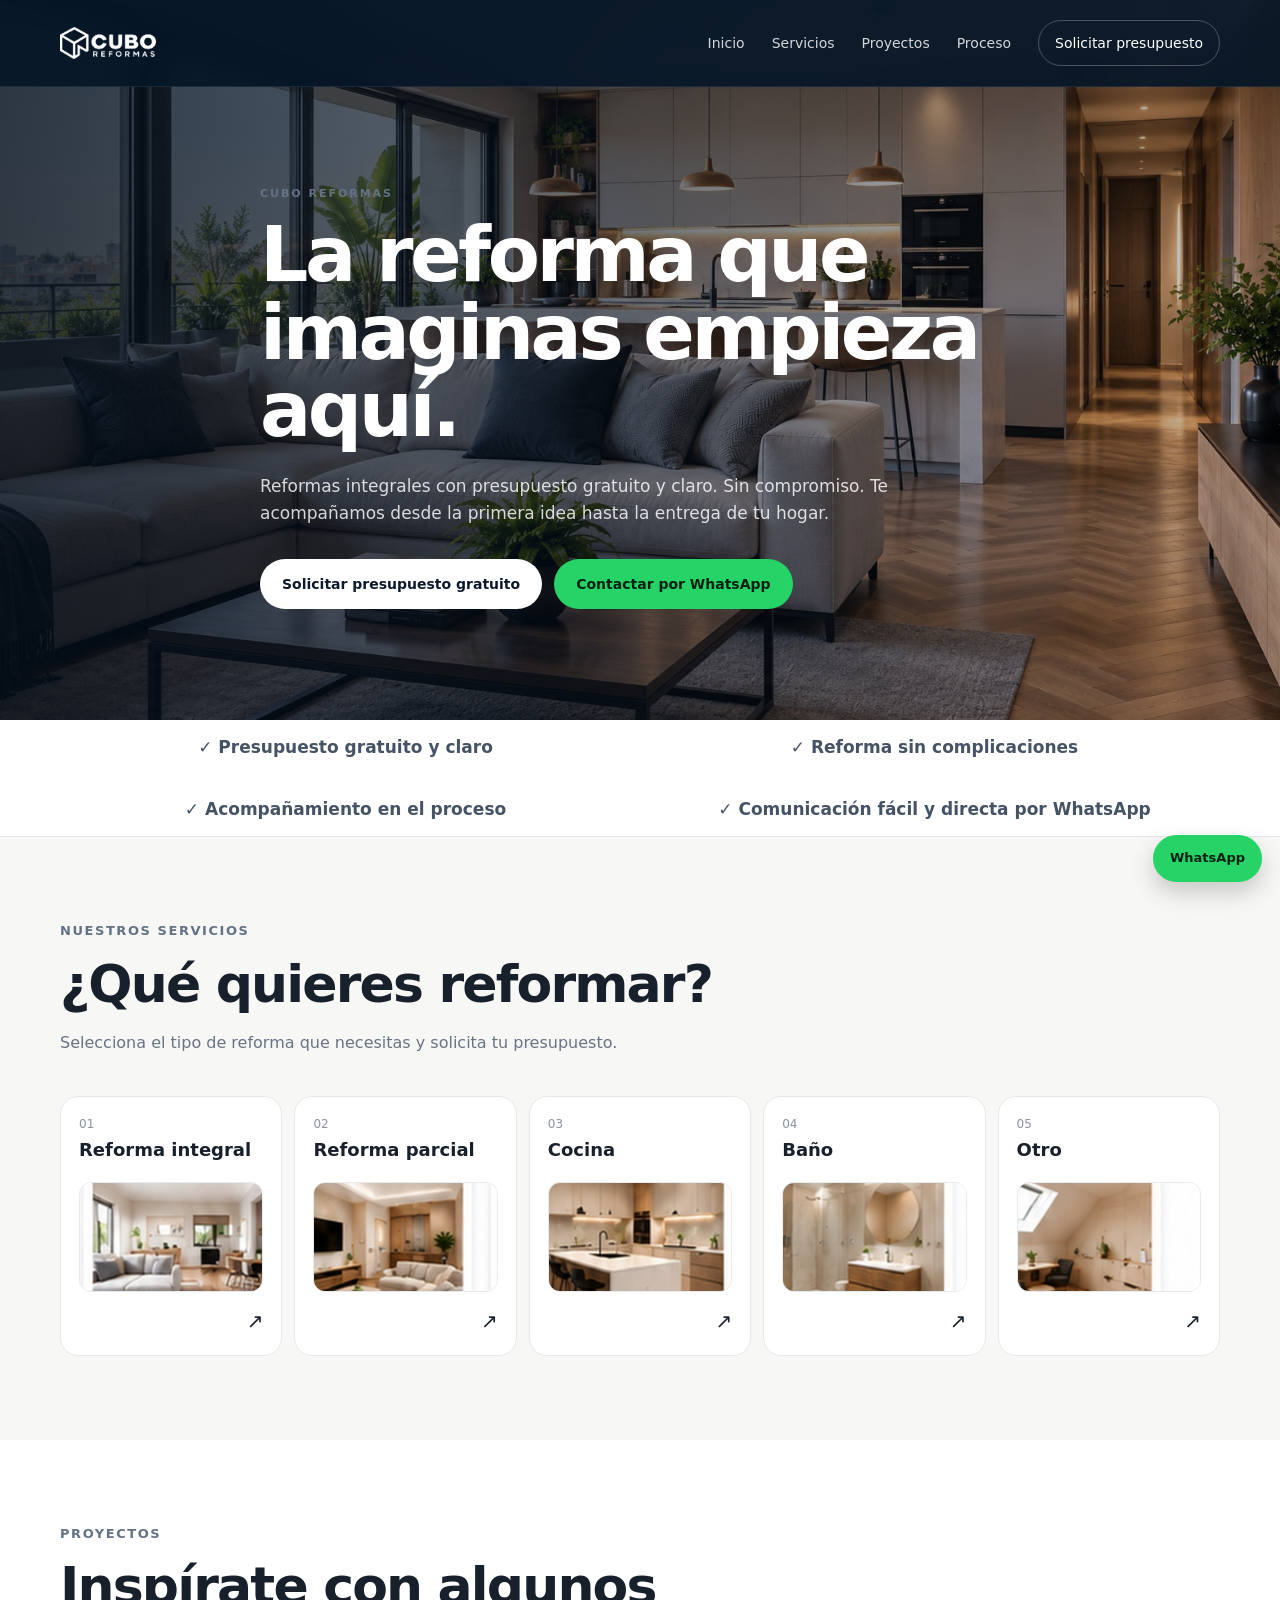
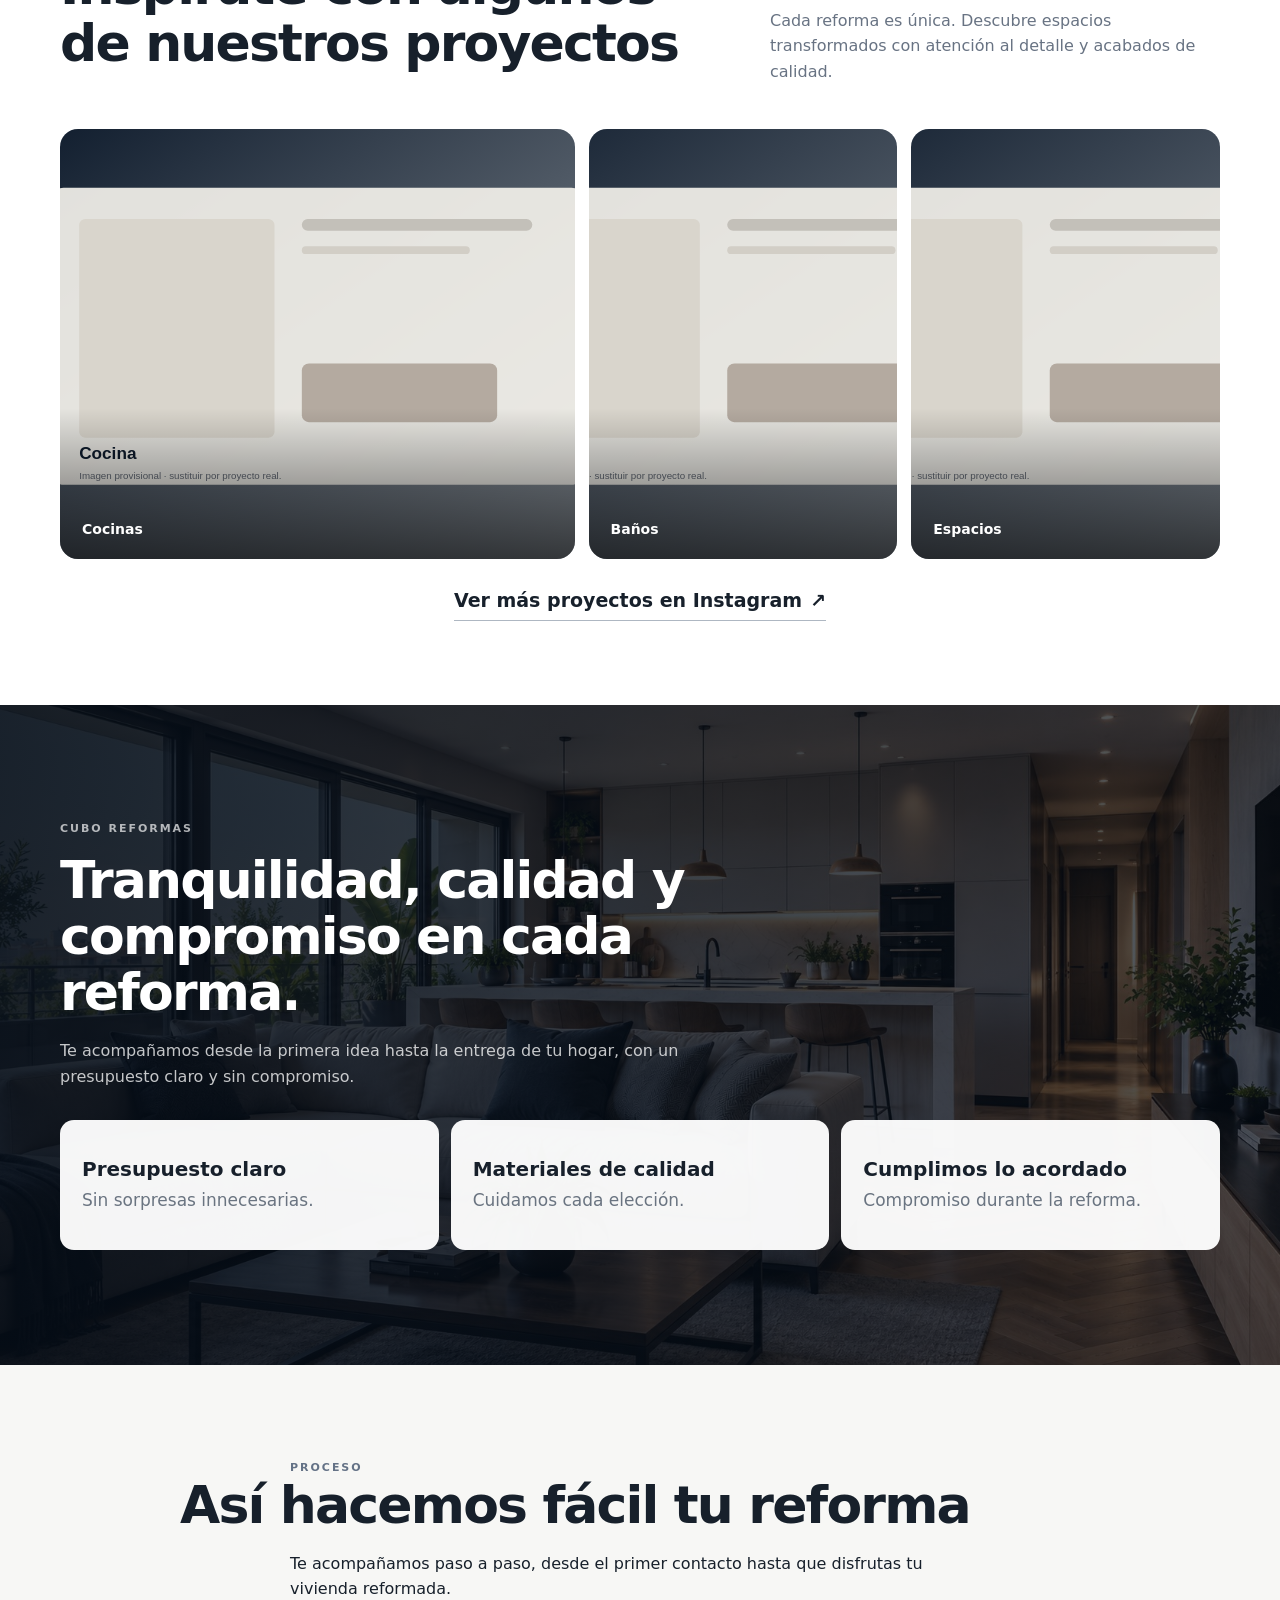
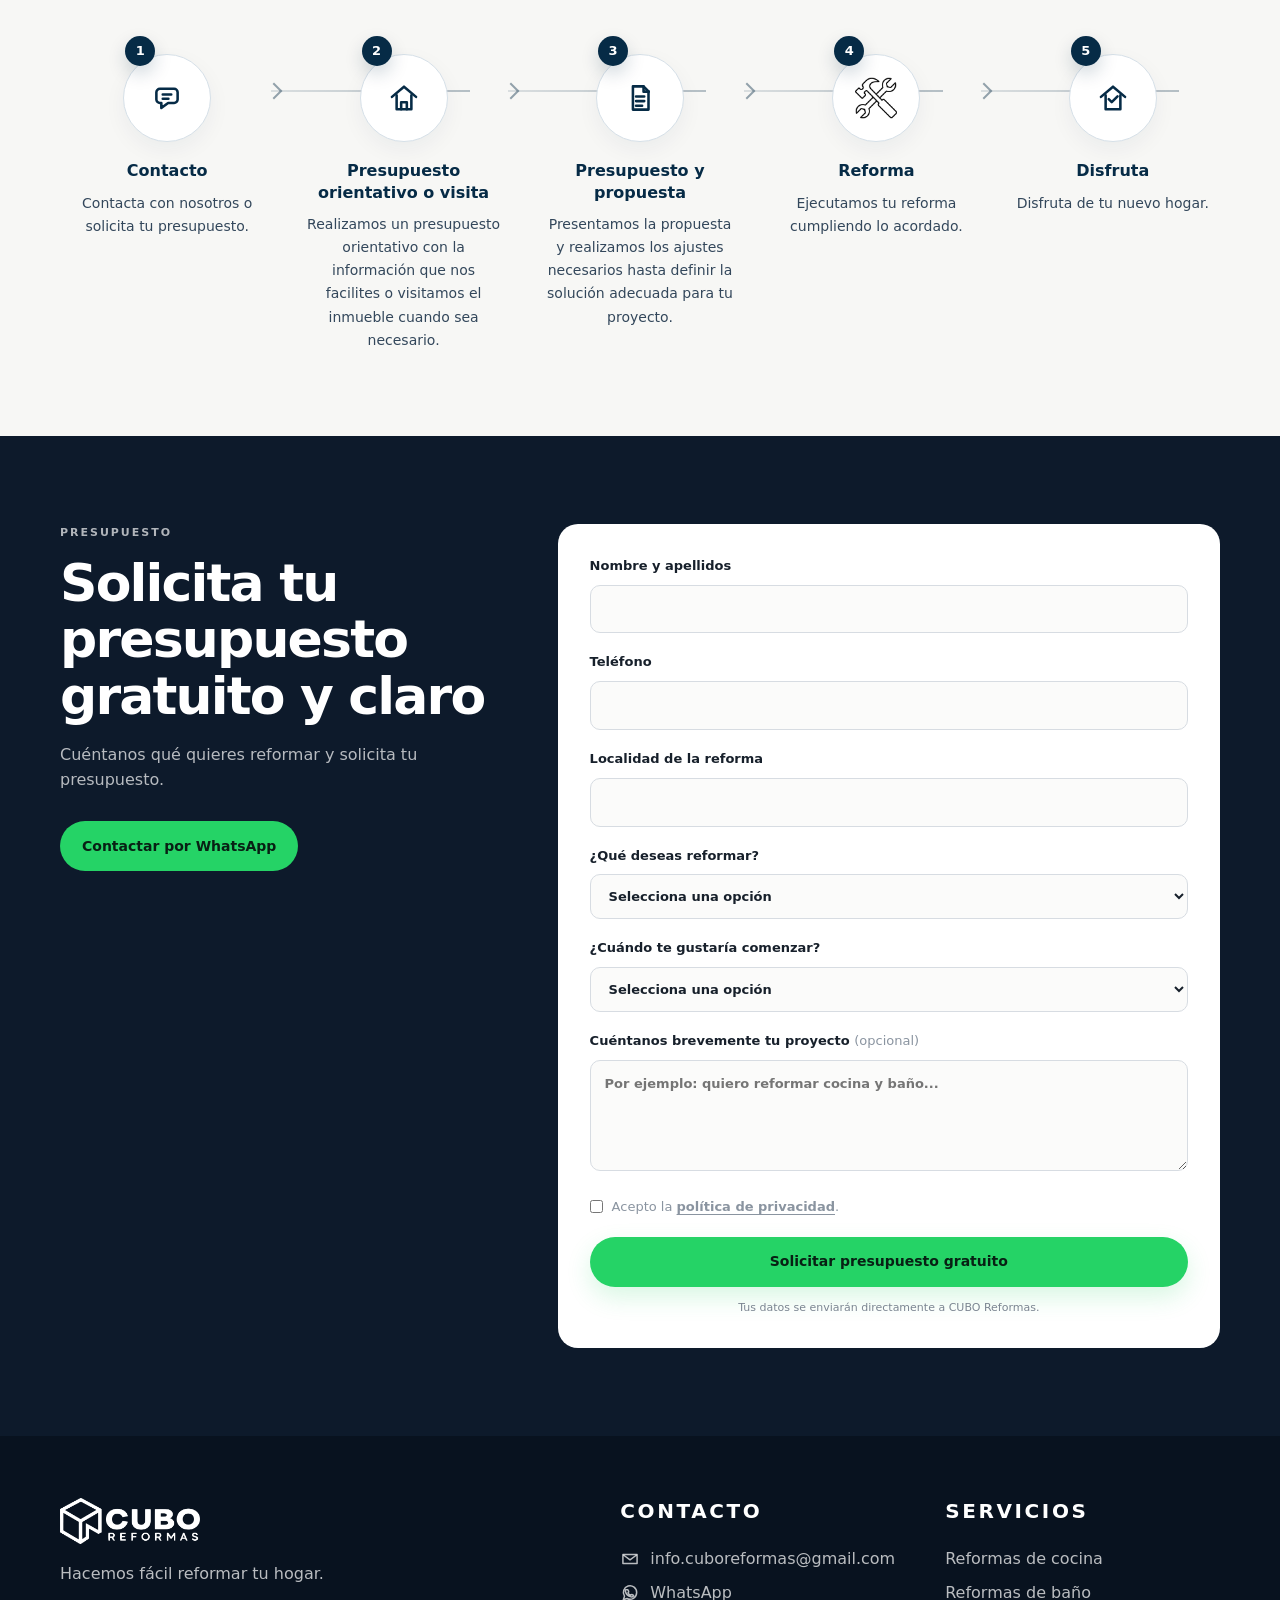
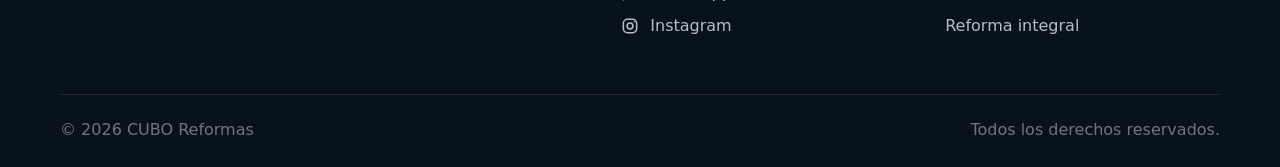
<file: index.html>
<!DOCTYPE html>
<html lang="es">
<head>
  <meta charset="UTF-8">
  <meta name="viewport" content="width=device-width, initial-scale=1.0">
  <meta name="description" content="CUBO Reformas. Reformas integrales y parciales, cocinas y baños. Solicita tu presupuesto gratuito y claro.">
  <meta property="og:title" content="CUBO Reformas | La reforma que imaginas empieza aquí">
  <meta property="og:description" content="Reformas con presupuesto gratuito y claro.">
  <meta property="og:type" content="website">
  <title>CUBO Reformas | La reforma que imaginas empieza aquí</title>
  <link rel="stylesheet" href="style.css">
</head>
<body>
  <header class="site-header">
    <div class="container header-inner">
      <a class="brand" href="#inicio" aria-label="CUBO Reformas, inicio">
        <img src="images/logo-cubo-blanco.svg" alt="CUBO Reformas" class="brand-logo">
      </a>

      <button class="menu-toggle" aria-label="Abrir menú" aria-expanded="false">
        <span></span><span></span><span></span>
      </button>

      <nav class="main-nav" aria-label="Navegación principal">
        <a href="#inicio">Inicio</a>
        <a href="#servicios">Servicios</a>
        <a href="#proyectos">Proyectos</a>
        <a href="#proceso">Proceso</a>
        <a class="nav-cta" href="#presupuesto">Solicitar presupuesto</a>
      </nav>
    </div>
  </header>

  <main>
    <section id="inicio" class="hero">
      <div class="hero-image"></div>
      <div class="hero-overlay"></div>
      <div class="container hero-content">
        <p class="eyebrow">CUBO Reformas</p>
        <h1>La reforma que imaginas empieza aquí.</h1>
        <p class="hero-text">
          Reformas integrales con presupuesto gratuito y claro. Sin compromiso.
          Te acompañamos desde la primera idea hasta la entrega de tu hogar.
        </p>
        <div class="hero-actions">
          <a class="btn btn-primary" href="#presupuesto">Solicitar presupuesto gratuito</a>
          <a class="btn btn-whatsapp js-whatsapp" href="#" aria-label="Contactar por WhatsApp">Contactar por WhatsApp</a>
        </div>
      </div>
    </section>

    <section class="trust-bar" aria-label="Ventajas">
      <div class="container trust-grid">
        <div>✓ Presupuesto gratuito y claro</div>
        <div>✓ Reforma sin complicaciones</div>
        <div>✓ Acompañamiento en el proceso</div>
        <div>✓ Comunicación fácil y directa por WhatsApp</div>
      </div>
    </section>

    <section id="servicios" class="section section-light">
      <div class="container">
        <div class="section-heading">
          <p class="eyebrow">Nuestros servicios</p>
          <h2>¿Qué quieres reformar?</h2>
          <p>Selecciona el tipo de reforma que necesitas y solicita tu presupuesto.</p>
        </div>

        
<div class="service-grid">
          <button class="service-card" id="servicio-integral" data-service="Reforma integral">
            <span class="service-number">01</span>
            <span class="service-title">Reforma integral</span>
            <img src="images/servicio-integral.jpg" alt="Reforma integral de apartamento" class="service-thumb">
            <span class="service-arrow">↗</span>
          </button>
          <button class="service-card" data-service="Reforma parcial">
            <span class="service-number">02</span>
            <span class="service-title">Reforma parcial</span>
            <img src="images/servicio-parcial.jpg" alt="Reforma parcial en apartamento" class="service-thumb">
            <span class="service-arrow">↗</span>
          </button>
          <button class="service-card" id="servicio-cocina" data-service="Cocina">
            <span class="service-number">03</span>
            <span class="service-title">Cocina</span>
            <img src="images/servicio-cocina.jpg" alt="Reforma de cocina" class="service-thumb">
            <span class="service-arrow">↗</span>
          </button>
          <button class="service-card" id="servicio-bano" data-service="Baño">
            <span class="service-number">04</span>
            <span class="service-title">Baño</span>
            <img src="images/servicio-bano.jpg" alt="Reforma de baño" class="service-thumb">
            <span class="service-arrow">↗</span>
          </button>
          <button class="service-card" data-service="Otro">
            <span class="service-number">05</span>
            <span class="service-title">Otro</span>
            <img src="images/servicio-otro.jpg" alt="Otra estancia reformada" class="service-thumb">
            <span class="service-arrow">↗</span>
          </button>
        </div>
      </div>
    </section>


    <section id="galeria-servicios" class="service-gallery section section-light" aria-labelledby="galeria-titulo" hidden>
      <div class="container">
        <div class="service-gallery-head">
          <div>
            <p class="eyebrow">Galería</p>
            <h2 id="galeria-titulo">Proyectos de reforma</h2>
            <p id="galeria-descripcion">Descubre ejemplos del tipo de reforma seleccionado.</p>
          </div>
          <button class="gallery-close" type="button" aria-label="Cerrar galería">×</button>
        </div>

        <div class="service-gallery-grid" id="service-gallery-grid"></div>

        <div class="service-gallery-actions">
          <a class="btn btn-primary gallery-quote-btn" href="#presupuesto">Solicitar presupuesto gratuito</a>
          <a class="text-link" href="#" id="gallery-instagram-link">Ver más proyectos en Instagram <span>↗</span></a>
        </div>
      </div>
    </section>

    <section id="proyectos" class="section section-projects">
      <div class="container">
        <div class="section-heading projects-heading">
          <div>
            <p class="eyebrow">Proyectos</p>
            <h2>Inspírate con algunos de nuestros proyectos</h2>
          </div>
          <p>Cada reforma es única. Descubre espacios transformados con atención al detalle y acabados de calidad.</p>
        </div>

        <div class="project-grid">
          <figure class="project-card project-large">
            <img src="images/cocina.svg" alt="Proyecto de reforma de cocina" loading="lazy">
            <figcaption>Cocinas</figcaption>
          </figure>
          <figure class="project-card">
            <img src="images/bano.svg" alt="Proyecto de reforma de baño" loading="lazy">
            <figcaption>Baños</figcaption>
          </figure>
          <figure class="project-card">
            <img src="images/salon.svg" alt="Proyecto de reforma de salón" loading="lazy">
            <figcaption>Espacios</figcaption>
          </figure>
        </div>

        <div class="center-action">
          <a class="text-link" href="#" id="instagram-link">Ver más proyectos en Instagram <span>↗</span></a>
        </div>
      </div>
    </section>

    <section class="dark-feature">
      <div class="dark-feature-image"></div>
      <div class="dark-feature-overlay"></div>
      <div class="container dark-feature-content">
        <p class="eyebrow eyebrow-light">CUBO Reformas</p>
        <h2>Tranquilidad, calidad y compromiso en cada reforma.</h2>
        <p>
          Te acompañamos desde la primera idea hasta la entrega de tu hogar,
          con un presupuesto claro y sin compromiso.
        </p>

        <div class="feature-cards">
          <div class="feature-card">
            <strong>Presupuesto claro</strong>
            <span>Sin sorpresas innecesarias.</span>
          </div>
          <div class="feature-card">
            <strong>Materiales de calidad</strong>
            <span>Cuidamos cada elección.</span>
          </div>
          <div class="feature-card">
            <strong>Cumplimos lo acordado</strong>
            <span>Compromiso durante la reforma.</span>
          </div>
        </div>
      </div>
    </section>

    

<section class="process section" id="proceso">
  <div class="container">
    <div class="section-head center process-head">
      <p class="eyebrow">Proceso</p>
      <h2>Así hacemos fácil tu reforma</h2>
      <p>Te acompañamos paso a paso, desde el primer contacto hasta que disfrutas tu vivienda reformada.</p>
    </div>

    <div class="process-grid">
      <article class="process-step">
        <span class="step-number">1</span>
        <div class="process-icon" aria-hidden="true">
          <svg viewBox="0 0 24 24" fill="none">
            <path d="M7 5.5h10a2.5 2.5 0 0 1 2.5 2.5v5a2.5 2.5 0 0 1-2.5 2.5h-4.2L8 19v-3.5H7A2.5 2.5 0 0 1 4.5 13V8A2.5 2.5 0 0 1 7 5.5Z"/>
            <path d="M9 9.5h6M9 12.5h4"/>
          </svg>
        </div>
        <h3>Contacto</h3>
        <p>Contacta con nosotros o solicita tu presupuesto.</p>
      </article>

      <article class="process-step">
        <span class="step-number">2</span>
        <div class="process-icon" aria-hidden="true">
          <svg viewBox="0 0 24 24" fill="none">
            <path d="M3.5 11.2 12 4l8.5 7.2" />
            <path d="M6.8 10.1V20h10.4v-9.9" />
            <path d="M10 20v-5h4v5" />
          </svg>
        </div>
        <h3>Presupuesto orientativo o visita</h3>
        <p>Realizamos un presupuesto orientativo con la información que nos facilites o visitamos el inmueble cuando sea necesario.</p>
      </article>

      <article class="process-step">
        <span class="step-number">3</span>
        <div class="process-icon" aria-hidden="true">
          <svg viewBox="0 0 24 24" fill="none">
            <path d="M7 3.8h7.5l3.5 3.5V20.2H7z" />
            <path d="M14.5 3.8v3.7h3.7" />
            <path d="M9.2 11h5.8M9.2 14.2h5.8M9.2 17.4h4.3" />
          </svg>
        </div>
        <h3>Presupuesto y propuesta</h3>
        <p>Presentamos la propuesta y realizamos los ajustes necesarios hasta definir la solución adecuada para tu proyecto.</p>
      </article>

      <article class="process-step">
        <span class="step-number">4</span>
        <div class="process-icon" aria-hidden="true">
          <img src="images/icono-reforma-exacto.png" alt="" class="process-icon-image">
</div>
        <h3>Reforma</h3>
        <p>Ejecutamos tu reforma cumpliendo lo acordado.</p>
      </article>

      <article class="process-step">
        <span class="step-number">5</span>
        <div class="process-icon" aria-hidden="true">
          <svg viewBox="0 0 24 24" fill="none">
            <path d="M3.5 11.2 12 4l8.5 7.2" />
            <path d="M6.8 10.1V20h10.4v-9.9" />
            <path d="m9 12.8 2.1 2.1 4.1-4.1" />
          </svg>
        </div>
        <h3>Disfruta</h3>
        <p>Disfruta de tu nuevo hogar.</p>
      </article>
    </div>
  </div>
</section>



    <section id="presupuesto" class="quote-section">
      <div class="container quote-grid">
        <div class="quote-copy">
          <p class="eyebrow eyebrow-light">Presupuesto</p>
          <h2>Solicita tu presupuesto gratuito y claro</h2>
          <p>
            Cuéntanos qué quieres reformar y solicita tu presupuesto.
          </p>
          <a class="btn btn-whatsapp js-whatsapp" href="#">Contactar por WhatsApp</a>
        </div>

        <form id="quote-form" class="quote-form">
          <input type="text" name="_honey" class="form-honeypot" tabindex="-1" autocomplete="off" aria-hidden="true">
          <input type="hidden" name="_subject" value="Solicitud de presupuesto - CUBO Reformas">
          <input type="hidden" name="_template" value="table">
          <input type="hidden" name="_captcha" value="false">
          <label>
            Nombre y apellidos
            <input type="text" name="nombre" autocomplete="name" required>
          </label>

          <label>
            Teléfono
            <input type="tel" name="telefono" autocomplete="tel" required>
          </label>

          <label>
            Localidad de la reforma
            <input type="text" name="localidad" required>
          </label>

          <label>
            ¿Qué deseas reformar?
            <select name="servicio" id="servicio" required>
              <option value="" selected disabled>Selecciona una opción</option>
              <option>Reforma integral</option>
              <option>Reforma parcial</option>
              <option>Cocina</option>
              <option>Baño</option>
              <option>Otro</option>
            </select>
          </label>

          <label>
            ¿Cuándo te gustaría comenzar?
            <select name="inicio" required>
              <option value="" selected disabled>Selecciona una opción</option>
              <option>Lo antes posible</option>
              <option>En 1-3 meses</option>
              <option>En 3-6 meses</option>
              <option>Más adelante</option>
              <option>Aún no lo sé</option>
            </select>
          </label>

          <label>
            Cuéntanos brevemente tu proyecto <span>(opcional)</span>
            <textarea name="proyecto" rows="4" placeholder="Por ejemplo: quiero reformar cocina y baño..."></textarea>
          </label>

          <label class="checkbox-label">
            <input type="checkbox" required>
            <span>Acepto la <a href="privacidad.html" target="_blank" rel="noopener">política de privacidad</a>.</span>
          </label>

          <button class="btn btn-primary btn-full" type="submit">Solicitar presupuesto gratuito</button>
          <p class="form-note">Tus datos se enviarán directamente a CUBO Reformas.</p>
          <div id="form-status" class="form-status" role="status" aria-live="polite"></div>
        </form>
      </div>
    </section>
  </main>

  <footer class="site-footer">
    <div class="container footer-grid">
      <div>
        <a class="brand brand-footer" href="#inicio" aria-label="CUBO Reformas, inicio">
          <img src="images/logo-cubo-blanco.svg" alt="CUBO Reformas" class="footer-logo">
        </a>
        <p>Hacemos fácil reformar tu hogar.</p>
      </div>

      
<div class="footer-contact">
        <h3>Contacto</h3>

        <a href="mailto:info.cuboreformas@gmail.com" class="footer-contact-link">
          <svg viewBox="0 0 24 24" aria-hidden="true">
            <path d="M3.5 6.5h17v11h-17z"/>
            <path d="m4.5 7.5 7.5 5.5 7.5-5.5"/>
          </svg>
          <span>info.cuboreformas@gmail.com</span>
        </a>

        <a class="js-whatsapp footer-contact-link" href="#">
          <svg viewBox="0 0 24 24" aria-hidden="true">
            <path d="M20 11.5a8 8 0 0 1-11.7 7.1L4 20l1.4-4.2A8 8 0 1 1 20 11.5Z"/>
            <path d="M8.7 8.2c.3-.3.7-.2.9.2l.8 1.7c.2.4.1.7-.2 1l-.6.6c.6 1.3 1.7 2.4 3 3l.6-.7c.3-.3.7-.4 1-.2l1.7.8c.4.2.5.6.2.9-.8 1-1.9 1.4-3 1.1-3.3-.8-5.9-3.4-6.7-6.7-.2-.7 0-1.3.3-1.7Z"/>
          </svg>
          <span>WhatsApp</span>
        </a>

        <a href="#" id="instagram-footer" class="footer-contact-link">
          <svg viewBox="0 0 24 24" aria-hidden="true">
            <rect x="4" y="4" width="16" height="16" rx="5"/>
            <circle cx="12" cy="12" r="3.5"/>
            <circle cx="17.2" cy="6.8" r="0.9" fill="currentColor" stroke="none"/>
          </svg>
          <span>Instagram</span>
        </a>
      </div>

      <div class="footer-services">
        <h3>Servicios</h3>
        <a href="#galeria-servicios" class="footer-service-link" data-service="Cocina">Reformas de cocina</a>
        <a href="#galeria-servicios" class="footer-service-link" data-service="Baño">Reformas de baño</a>
        <a href="#galeria-servicios" class="footer-service-link" data-service="Reforma integral">Reforma integral</a>
      </div>
    </div>

    <div class="container footer-bottom">
      <span>© <span id="year"></span> CUBO Reformas</span>
      <span>Todos los derechos reservados.</span>
    </div>
  </footer>

  <a class="floating-whatsapp js-whatsapp" href="#" aria-label="Contactar por WhatsApp">WhatsApp</a>

  <script src="config.js"></script>
  <script src="script.js"></script>
</body>
</html>
</file>
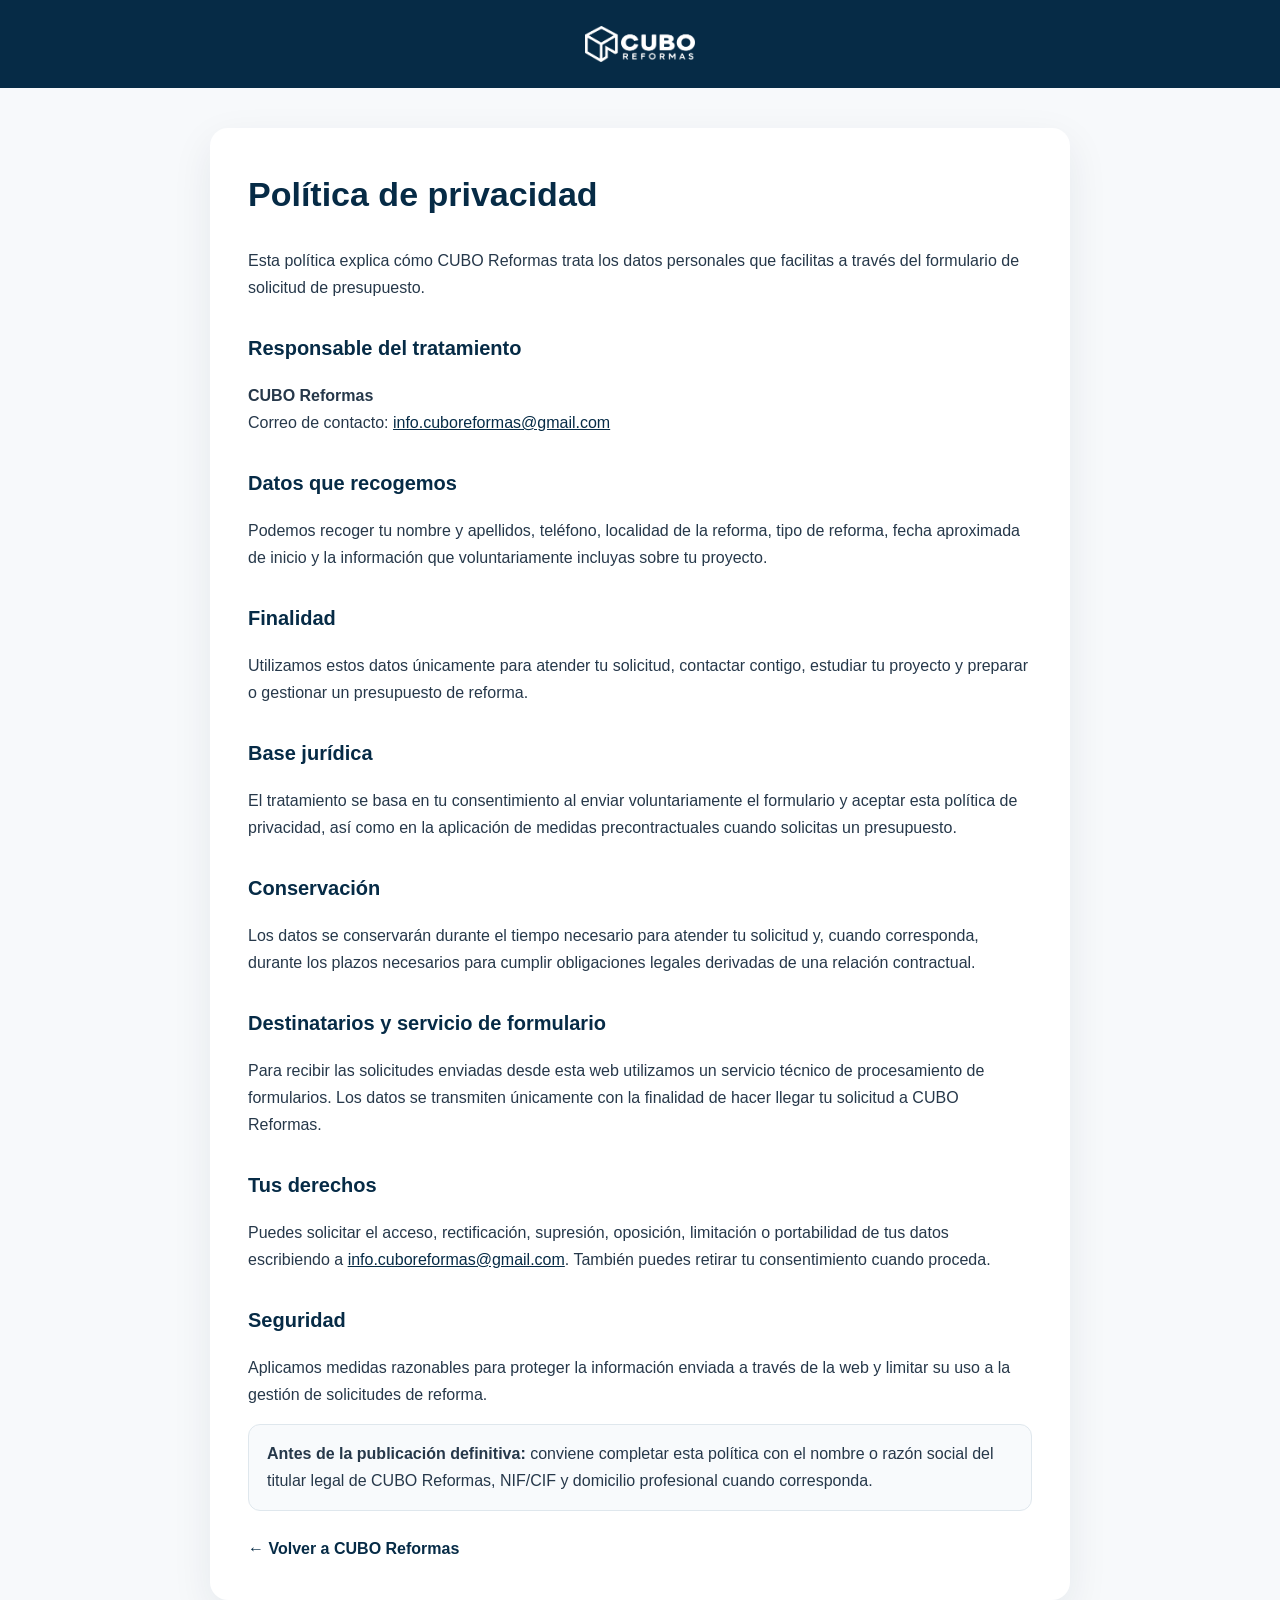
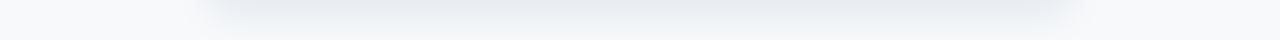
<file: privacidad.html>
<!DOCTYPE html>
<html lang="es">
<head>
  <meta charset="UTF-8">
  <meta name="viewport" content="width=device-width, initial-scale=1.0">
  <meta name="robots" content="noindex">
  <title>Política de privacidad | CUBO Reformas</title>
  <style>
    :root{--navy:#062b46;--text:#26384a;--line:#dfe7ed;--bg:#f7f9fb}
    *{box-sizing:border-box}
    body{margin:0;font-family:Arial,Helvetica,sans-serif;color:var(--text);background:var(--bg);line-height:1.7}
    .top{background:var(--navy);padding:26px 20px}
    .top img{width:110px;display:block;margin:auto}
    main{max-width:860px;margin:40px auto;padding:38px;background:white;border-radius:18px;box-shadow:0 14px 40px rgba(6,43,70,.08)}
    h1,h2{color:var(--navy)}
    h1{font-size:34px;margin-top:0}
    h2{font-size:20px;margin-top:30px}
    a{color:var(--navy)}
    .note{padding:15px 18px;border:1px solid var(--line);background:#f8fafc;border-radius:12px}
    .back{display:inline-block;margin-top:24px;font-weight:700;text-decoration:none}
    @media(max-width:640px){main{margin:0;padding:26px 20px;border-radius:0}h1{font-size:28px}}
  </style>
</head>
<body>
  <div class="top"><img src="images/logo-cubo-blanco.svg" alt="CUBO Reformas"></div>
  <main>
    <h1>Política de privacidad</h1>
    <p>Esta política explica cómo CUBO Reformas trata los datos personales que facilitas a través del formulario de solicitud de presupuesto.</p>

    <h2>Responsable del tratamiento</h2>
    <p><strong>CUBO Reformas</strong><br>
    Correo de contacto: <a href="mailto:info.cuboreformas@gmail.com">info.cuboreformas@gmail.com</a></p>

    <h2>Datos que recogemos</h2>
    <p>Podemos recoger tu nombre y apellidos, teléfono, localidad de la reforma, tipo de reforma, fecha aproximada de inicio y la información que voluntariamente incluyas sobre tu proyecto.</p>

    <h2>Finalidad</h2>
    <p>Utilizamos estos datos únicamente para atender tu solicitud, contactar contigo, estudiar tu proyecto y preparar o gestionar un presupuesto de reforma.</p>

    <h2>Base jurídica</h2>
    <p>El tratamiento se basa en tu consentimiento al enviar voluntariamente el formulario y aceptar esta política de privacidad, así como en la aplicación de medidas precontractuales cuando solicitas un presupuesto.</p>

    <h2>Conservación</h2>
    <p>Los datos se conservarán durante el tiempo necesario para atender tu solicitud y, cuando corresponda, durante los plazos necesarios para cumplir obligaciones legales derivadas de una relación contractual.</p>

    <h2>Destinatarios y servicio de formulario</h2>
    <p>Para recibir las solicitudes enviadas desde esta web utilizamos un servicio técnico de procesamiento de formularios. Los datos se transmiten únicamente con la finalidad de hacer llegar tu solicitud a CUBO Reformas.</p>

    <h2>Tus derechos</h2>
    <p>Puedes solicitar el acceso, rectificación, supresión, oposición, limitación o portabilidad de tus datos escribiendo a <a href="mailto:info.cuboreformas@gmail.com">info.cuboreformas@gmail.com</a>. También puedes retirar tu consentimiento cuando proceda.</p>

    <h2>Seguridad</h2>
    <p>Aplicamos medidas razonables para proteger la información enviada a través de la web y limitar su uso a la gestión de solicitudes de reforma.</p>

    <div class="note">
      <strong>Antes de la publicación definitiva:</strong> conviene completar esta política con el nombre o razón social del titular legal de CUBO Reformas, NIF/CIF y domicilio profesional cuando corresponda.
    </div>

    <a class="back" href="index.html#presupuesto">← Volver a CUBO Reformas</a>
  </main>
</body>
</html>
</file>
<file: style.css>
:root {
  --navy: #0d1a2b;
  --navy-2: #13253b;
  --ink: #17202b;
  --muted: #687383;
  --line: #e4e8ed;
  --paper: #f7f7f5;
  --white: #ffffff;
  --whatsapp: #25d366;
  --max: 1160px;
  --radius: 18px;
}

* { box-sizing: border-box; }

html { scroll-behavior: smooth; }

body {
  margin: 0;
  color: var(--ink);
  background: var(--paper);
  font-family: Inter, ui-sans-serif, system-ui, -apple-system, BlinkMacSystemFont, "Segoe UI", sans-serif;
  line-height: 1.6;
}

img { display: block; width: 100%; }

a { color: inherit; text-decoration: none; }

button, input, select, textarea { font: inherit; }

.container {
  width: min(calc(100% - 40px), var(--max));
  margin-inline: auto;
}

.site-header {
  position: fixed;
  inset: 0 0 auto;
  z-index: 50;
  background: rgba(13, 26, 43, .94);
  backdrop-filter: blur(12px);
  color: var(--white);
  border-bottom: 1px solid rgba(255,255,255,.08);
}

.header-inner {
  min-height: 74px;
  display: flex;
  align-items: center;
  justify-content: space-between;
  gap: 24px;
}

.brand {
  display: inline-flex;
  align-items: center;
  gap: 10px;
  font-size: 17px;
  letter-spacing: .02em;
  white-space: nowrap;
}

.brand strong { font-weight: 500; opacity: .78; }

.brand-mark {
  display: grid;
  place-items: center;
  width: 34px;
  height: 34px;
  border: 1px solid rgba(255,255,255,.65);
  font-weight: 700;
  font-size: 15px;
}

.main-nav {
  display: flex;
  align-items: center;
  gap: 27px;
  font-size: 14px;
}

.main-nav > a:not(.nav-cta) { opacity: .82; }
.main-nav > a:hover { opacity: 1; }

.nav-cta {
  padding: 11px 16px;
  border: 1px solid rgba(255,255,255,.25);
  border-radius: 999px;
}

.menu-toggle {
  display: none;
  background: transparent;
  border: 0;
  padding: 6px;
  cursor: pointer;
}

.menu-toggle span {
  display: block;
  width: 25px;
  height: 2px;
  background: white;
  margin: 5px 0;
}

.hero {
  min-height: 720px;
  position: relative;
  display: flex;
  align-items: center;
  color: var(--white);
  overflow: hidden;
  background: var(--navy);
}

.hero-image, .dark-feature-image {
  position: absolute;
  inset: 0;
  background-size: cover;
  background-position: center;
  background-image: url("images/hero-apartamento-hd.jpg");
}

.hero-overlay, .dark-feature-overlay {
  position: absolute;
  inset: 0;
  background: linear-gradient(90deg, rgba(5,13,23,.88) 0%, rgba(5,13,23,.66) 50%, rgba(5,13,23,.30) 100%);
}

.hero-content {
  position: relative;
  z-index: 1;
  max-width: 760px;
  padding-top: 74px;
}

.eyebrow {
  margin: 0 0 14px;
  color: #647286;
  text-transform: uppercase;
  letter-spacing: .18em;
  font-size: 11px;
  font-weight: 700;
}

.eyebrow-light { color: rgba(255,255,255,.68); }

h1, h2, h3, p { margin-top: 0; }

h1 {
  max-width: 720px;
  margin-bottom: 24px;
  font-size: clamp(42px, 7vw, 76px);
  line-height: 1.02;
  letter-spacing: -.045em;
  font-weight: 650;
}

h2 {
  margin-bottom: 18px;
  font-size: clamp(32px, 4.4vw, 52px);
  line-height: 1.08;
  letter-spacing: -.035em;
}

.hero-text {
  max-width: 630px;
  margin-bottom: 32px;
  color: rgba(255,255,255,.82);
  font-size: 17px;
}

.hero-actions {
  display: flex;
  flex-wrap: wrap;
  gap: 12px;
}

.btn {
  display: inline-flex;
  min-height: 50px;
  align-items: center;
  justify-content: center;
  padding: 0 21px;
  border-radius: 999px;
  border: 1px solid transparent;
  font-weight: 650;
  font-size: 14px;
  cursor: pointer;
  transition: transform .2s ease, opacity .2s ease, background .2s ease;
}

.btn:hover { transform: translateY(-1px); }

.btn-primary {
  background: var(--white);
  color: var(--navy);
}

.btn-whatsapp {
  background: var(--whatsapp);
  color: #082014;
}

.btn-full { width: 100%; border: 0; }

.trust-bar {
  background: var(--white);
  border-bottom: 1px solid var(--line);
}

.trust-grid {
  min-height: 82px;
  display: grid;
  grid-template-columns: repeat(3, 1fr);
  align-items: center;
  gap: 20px;
  font-size: 13px;
  font-weight: 650;
  color: #465365;
}

.trust-grid div { text-align: center; }

.section { padding: 84px 0; }

.section-light { background: var(--paper); }

.section-heading {
  max-width: 720px;
  margin-bottom: 54px;
}

.section-heading > p:last-child {
  color: var(--muted);
  font-size: 16px;
  max-width: 620px;
}

.service-grid {
  display: grid;
  grid-template-columns: repeat(5, 1fr);
  gap: 12px;
}

.service-card {
  min-height: 190px;
  position: relative;
  display: flex;
  flex-direction: column;
  justify-content: space-between;
  padding: 22px;
  text-align: left;
  background: var(--white);
  border: 1px solid var(--line);
  border-radius: var(--radius);
  color: var(--ink);
  cursor: pointer;
  transition: transform .2s ease, border-color .2s ease, box-shadow .2s ease;
}

.service-card:hover {
  transform: translateY(-4px);
  border-color: #b8c1cc;
  box-shadow: 0 14px 35px rgba(13,26,43,.08);
}

.service-number { color: #8994a2; font-size: 12px; }
.service-title { font-size: 18px; font-weight: 650; }
.service-arrow { align-self: flex-end; font-size: 20px; }

.section-projects { background: var(--white); }

.projects-heading {
  max-width: none;
  display: grid;
  grid-template-columns: 1.15fr .85fr;
  gap: 60px;
  align-items: end;
}

.projects-heading > p:last-child {
  margin-bottom: 4px;
  justify-self: end;
  max-width: 450px;
}

.project-grid {
  display: grid;
  grid-template-columns: 1.25fr .75fr .75fr;
  gap: 14px;
}

.project-card {
  position: relative;
  margin: 0;
  height: 430px;
  overflow: hidden;
  border-radius: var(--radius);
  background: #dfe3e8;
}

.project-card img {
  height: 100%;
  object-fit: cover;
  transition: transform .5s ease;
}

.project-card:hover img { transform: scale(1.03); }

.project-card::after {
  content: "";
  position: absolute;
  inset: auto 0 0;
  height: 35%;
  background: linear-gradient(transparent, rgba(0,0,0,.62));
}

.project-card figcaption {
  position: absolute;
  z-index: 2;
  left: 22px;
  bottom: 18px;
  color: white;
  font-size: 14px;
  font-weight: 650;
}

.center-action { text-align: center; padding-top: 36px; }

.text-link {
  display: inline-flex;
  gap: 8px;
  border-bottom: 1px solid #aeb7c2;
  padding-bottom: 5px;
  font-size: 14px;
  font-weight: 650;
}

.dark-feature {
  min-height: 660px;
  position: relative;
  display: flex;
  align-items: center;
  overflow: hidden;
  color: var(--white);
  background: var(--navy);
}

.dark-feature-overlay {
  background: linear-gradient(90deg, rgba(5,13,23,.91), rgba(5,13,23,.67));
}

.dark-feature-content {
  position: relative;
  z-index: 1;
}

.dark-feature h2 { max-width: 760px; }

.dark-feature-content > p:not(.eyebrow) {
  max-width: 640px;
  color: rgba(255,255,255,.76);
  font-size: 16px;
}

.feature-cards {
  margin-top: 45px;
  display: grid;
  grid-template-columns: repeat(3, minmax(0, 1fr));
  gap: 12px;
}

.feature-card {
  min-height: 130px;
  padding: 22px;
  background: rgba(255,255,255,.96);
  color: var(--ink);
  border-radius: 14px;
  display: flex;
  flex-direction: column;
  justify-content: center;
}

.feature-card strong { font-size: 15px; margin-bottom: 5px; }
.feature-card span { color: #6a7481; font-size: 13px; }

.process-list {
  border-top: 1px solid var(--line);
}

.process-item {
  display: grid;
  grid-template-columns: 80px 1fr;
  gap: 28px;
  padding: 30px 0;
  border-bottom: 1px solid var(--line);
}

.process-item > span {
  color: #8a95a2;
  font-size: 13px;
  font-weight: 700;
  padding-top: 3px;
}

.process-item h3 {
  margin-bottom: 7px;
  font-size: 19px;
}

.process-item p {
  margin: 0;
  color: var(--muted);
  max-width: 720px;
  font-size: 15px;
}

.quote-section { padding: 88px 0;
  background: var(--navy);
  color: var(--white);
}

.quote-grid {
  display: grid;
  grid-template-columns: .8fr 1.2fr;
  gap: 80px;
  align-items: start;
}

.quote-copy {
  position: sticky;
  top: 110px;
}

.quote-copy h2 { max-width: 560px; }
.quote-copy > p:not(.eyebrow) {
  max-width: 480px;
  color: rgba(255,255,255,.7);
  margin-bottom: 28px;
}

.quote-form {
  padding: 32px;
  border-radius: 20px;
  background: var(--white);
  color: var(--ink);
}

.quote-form label {
  display: block;
  margin-bottom: 19px;
  font-size: 13px;
  font-weight: 650;
}

.quote-form label > span { color: #8a94a0; font-weight: 400; }

input, select, textarea {
  width: 100%;
  margin-top: 8px;
  padding: 13px 14px;
  border: 1px solid #d7dce2;
  border-radius: 10px;
  background: #fbfbfa;
  color: var(--ink);
  outline: none;
  transition: border-color .2s ease, box-shadow .2s ease;
}

textarea { resize: vertical; min-height: 105px; }

input:focus, select:focus, textarea:focus {
  border-color: #718095;
  box-shadow: 0 0 0 3px rgba(13,26,43,.08);
}

.checkbox-label {
  display: flex !important;
  align-items: flex-start;
  gap: 9px;
  font-weight: 400 !important;
  margin-top: 5px;
}

.checkbox-label input {
  width: auto;
  margin: 3px 0 0;
}

.checkbox-label a {
  text-decoration: underline;
}

.form-note {
  margin: 13px 0 0;
  color: #7b8591;
  font-size: 11px;
  line-height: 1.5;
  text-align: center;
}

.site-footer {
  padding: 62px 0 24px;
  background: #08121f;
  color: rgba(255,255,255,.72);
}

.footer-grid {
  display: grid;
  grid-template-columns: 1.3fr .7fr .7fr;
  gap: 50px;
  padding-bottom: 55px;
}

.brand-footer { color: white; margin-bottom: 17px; }
.footer-grid p { font-size: 13px; }

.footer-grid h3 {
  margin-bottom: 14px;
  color: white;
  font-size: 12px;
  text-transform: uppercase;
  letter-spacing: .13em;
}

.footer-contact, .footer-legal {
  display: flex;
  flex-direction: column;
  gap: 8px;
  font-size: 13px;
}

.footer-contact a:hover, .footer-legal a:hover { color: white; }

.footer-bottom {
  display: flex;
  justify-content: space-between;
  gap: 20px;
  padding-top: 22px;
  border-top: 1px solid rgba(255,255,255,.09);
  color: rgba(255,255,255,.42);
  font-size: 11px;
}

.floating-whatsapp {
  position: fixed;
  z-index: 60;
  right: 18px;
  bottom: 18px;
  padding: 13px 17px;
  border-radius: 999px;
  background: var(--whatsapp);
  color: #082014;
  font-size: 13px;
  font-weight: 750;
  box-shadow: 0 10px 25px rgba(0,0,0,.2);
}

@media (max-width: 900px) {
  .main-nav {
    display: none;
    position: absolute;
    top: 74px;
    left: 20px;
    right: 20px;
    padding: 14px;
    flex-direction: column;
    align-items: stretch;
    gap: 3px;
    background: var(--navy);
    border: 1px solid rgba(255,255,255,.1);
    border-radius: 14px;
  }

  .main-nav.open { display: flex; }
  .main-nav a { padding: 12px; }
  .nav-cta { text-align: center; }

  .menu-toggle { display: block; }

  .service-grid { grid-template-columns: repeat(2, 1fr); }
  .projects-heading, .quote-grid { grid-template-columns: 1fr; gap: 35px; }
  .projects-heading > p:last-child { justify-self: start; }
  .project-grid { grid-template-columns: 1fr 1fr; }
  .project-large { grid-column: 1 / -1; }
  .feature-cards { grid-template-columns: 1fr; max-width: 520px; }
  .quote-copy { position: static; }
}

@media (max-width: 640px) {
  .container { width: min(calc(100% - 28px), var(--max)); }
  .header-inner { min-height: 68px; }
  .main-nav { top: 68px; left: 14px; right: 14px; }
  .hero { min-height: 690px; }
  .hero-content { padding-top: 58px; }
  h1 { font-size: clamp(42px, 13vw, 60px); }
  .hero-text { font-size: 15px; }
  .hero-actions { flex-direction: column; align-items: stretch; max-width: 390px; }
  .trust-grid { grid-template-columns: 1fr; padding: 19px 0; gap: 10px; }
  .trust-grid div { text-align: left; }
  .section, .quote-section { padding: 68px 0; }
  .section-heading { margin-bottom: 38px; }
  .service-grid { grid-template-columns: 1fr; }
  .service-card { min-height: 150px; }
  .project-grid { grid-template-columns: 1fr; }
  .project-large { grid-column: auto; }
  .project-card { height: 360px; }
  .dark-feature { min-height: 720px; }
  .process-item { grid-template-columns: 42px 1fr; gap: 15px; }
  .quote-form { padding: 22px; }
  .footer-grid { grid-template-columns: 1fr; gap: 35px; }
  .footer-bottom { flex-direction: column; }
  .floating-whatsapp { right: 14px; bottom: 14px; }
}

/* Logo aprobado integrado en V2 */
.brand-logo{display:block;width:190px;height:auto}
.footer-logo{display:block;width:170px;height:auto}
@media(max-width:760px){.brand-logo{width:158px}.footer-logo{width:150px}}

.process-grid{display:grid;grid-template-columns:repeat(5,1fr);gap:26px;margin-top:42px}.process-step{text-align:center;position:relative}.process-icon{width:76px;height:76px;border:1px solid #d8e0e6;border-radius:50%;display:grid;place-items:center;margin:0 auto 18px;font-size:32px;color:#062b46;background:#fff}.step-number{position:absolute;top:-7px;left:calc(50% - 45px);width:25px;height:25px;border-radius:50%;background:#062b46;color:#fff;display:grid;place-items:center;font-size:12px;font-weight:700}.process-step h3{font-size:16px;margin:0 0 10px;color:#062b46}.process-step p{font-size:14px;line-height:1.55;margin:0 auto;max-width:220px}@media(max-width:800px){.process-grid{grid-template-columns:1fr;gap:34px}.process-step p{max-width:330px}}

/* Ajuste final de cabecera y hero */
.site-header{
  background: rgba(6, 22, 40, .92);
}
.header-inner{
  min-height: 86px;
}
.brand-logo{
  display:block;
  width: 96px !important;
  height: auto;
}
@media (max-width:760px){
  .header-inner{min-height:74px;}
  .brand-logo{width:76px !important;}
}

/* Mantener la imagen de hero limpia, solo interior + overlay azul */
.hero{
  min-height: 720px;
}
.hero-image{
  background-position: center center;
  background-size: cover;
}
.hero-overlay{
  background: linear-gradient(90deg, rgba(4,14,26,.82) 0%, rgba(4,14,26,.60) 46%, rgba(4,14,26,.20) 100%) !important;
}

/* Hero definitivo aprobado */
.hero-image{
  background-image:url("images/hero-apartamento-hd.jpg") !important;
  background-size:cover;
  background-position:center center;
  background-repeat:no-repeat;
}
@media (max-width:760px){
  .hero-image{background-position:56% center;}
}


/* Ajustes finales solicitados */
.footer-logo{
  display:block;
  width:140px;
  height:auto;
}

.service-card{
  min-height: 260px;
  padding: 18px;
}
.service-thumb{
  width:100%;
  height:110px;
  object-fit:cover;
  border-radius:12px;
  margin-top:14px;
  border:1px solid #e6ebef;
}
.service-card .service-arrow{
  margin-top: 10px;
  align-self:flex-end;
}

@media (max-width: 900px){
  .service-card{min-height:230px;}
  .service-thumb{height:120px;}
}
@media (max-width: 640px){
  .footer-logo{width:126px;}
  .service-thumb{height:170px;}
}


/* Mejora de la sección Proceso */
.process-head{
  max-width: 920px;
  margin: 0 auto 24px;
}
.process-head p{
  max-width: 720px;
  margin: 12px auto 0;
}
.process-grid{
  display:grid;
  grid-template-columns: repeat(5, minmax(0, 1fr));
  gap: 26px;
  align-items:start;
  margin-top: 40px;
}
.process-step{
  position: relative;
  text-align:center;
  padding: 18px 10px 0;
}
.process-step:not(:last-child)::after{
  content:"";
  position:absolute;
  top: 54px;
  left: calc(100% - 6px);
  width: calc(100% - 14px);
  height: 2px;
  background: linear-gradient(90deg, rgba(6,43,70,.16), rgba(6,43,70,.32));
}
.process-step:not(:last-child)::before{
  content:"";
  position:absolute;
  top: 49px;
  right: -8px;
  width: 12px;
  height: 12px;
  border-top: 2px solid rgba(6,43,70,.45);
  border-right: 2px solid rgba(6,43,70,.45);
  transform: rotate(45deg);
}
.process-icon{
  width: 92px;
  height: 92px;
  border: 1px solid #d6e0e8;
  border-radius: 999px;
  display:grid;
  place-items:center;
  margin: 0 auto 18px;
  background:#fff;
  box-shadow: 0 10px 28px rgba(6,43,70,.06);
}
.process-icon svg{
  width: 34px;
  height: 34px;
  stroke: #062b46;
  stroke-width: 1.8;
  stroke-linecap: round;
  stroke-linejoin: round;
}
.step-number{
  position:absolute;
  top: 0;
  left: 50%;
  transform: translateX(-44px);
  width: 32px;
  height: 32px;
  border-radius: 999px;
  background:#062b46;
  color:#fff;
  display:grid;
  place-items:center;
  font-size: 14px;
  font-weight: 700;
  box-shadow: 0 8px 18px rgba(6,43,70,.18);
}
.process-step h3{
  font-size: 16px;
  line-height: 1.35;
  margin: 0 0 10px;
  color:#062b46;
}
.process-step p{
  font-size: 14px;
  line-height: 1.7;
  margin:0 auto;
  max-width: 230px;
  color:#33475b;
}

@media (max-width: 1100px){
  .process-grid{
    grid-template-columns: repeat(3, minmax(0, 1fr));
    row-gap: 36px;
  }
  .process-step:nth-child(3)::after,
  .process-step:nth-child(3)::before{
    display:none;
  }
}

@media (max-width: 760px){
  .process-grid{
    grid-template-columns: 1fr;
    gap: 34px;
    max-width: 420px;
    margin: 28px auto 0;
  }
  .process-step{
    padding-top: 8px;
  }
  .process-step:not(:last-child)::after{
    top: auto;
    left: 50%;
    bottom: -24px;
    transform: translateX(-50%);
    width: 2px;
    height: 26px;
    background: linear-gradient(180deg, rgba(6,43,70,.18), rgba(6,43,70,.34));
  }
  .process-step:not(:last-child)::before{
    top: auto;
    left: 50%;
    right:auto;
    bottom: -25px;
    transform: translateX(-50%) rotate(135deg);
  }
  .step-number{
    left: calc(50% - 32px);
    transform: none;
  }
}


/* Ajuste de espaciado: menos largo, misma claridad */
.section-heading{margin-bottom:40px;}
.center-action{padding-top:26px;}
.quote-grid{gap:56px;}
.projects-heading{gap:38px;}
.feature-cards{margin-top:30px;}
.process-head{max-width:920px;margin:0 auto 18px;}
.process-head p{max-width:700px;margin:10px auto 0;}

.process-grid{
  display:grid;
  grid-template-columns: repeat(5, minmax(0, 1fr));
  gap:22px;
  align-items:start;
  margin-top:34px;
}
.process-step{
  position:relative;
  text-align:center;
  padding:18px 10px 0;
}
.process-step:not(:last-child)::after{
  content:"";
  position:absolute;
  top:54px;
  left:calc(100% - 3px);
  width:calc(100% - 16px);
  height:2px;
  background:linear-gradient(90deg, rgba(6,43,70,.12), rgba(6,43,70,.28));
}
.process-step:not(:last-child)::before{
  content:"";
  position:absolute;
  top:49px;
  right:-6px;
  width:10px;
  height:10px;
  border-top:2px solid rgba(6,43,70,.42);
  border-right:2px solid rgba(6,43,70,.42);
  transform:rotate(45deg);
}
.process-icon{
  width:88px;
  height:88px;
  border:1px solid #d6e0e8;
  border-radius:999px;
  display:grid;
  place-items:center;
  margin:0 auto 18px;
  background:#fff;
  box-shadow:0 8px 22px rgba(6,43,70,.05);
}
.process-icon svg{
  width:34px;
  height:34px;
  stroke:#062b46;
  stroke-width:1.8;
  stroke-linecap:round;
  stroke-linejoin:round;
}
.step-number{
  position:absolute;
  top:0;
  left:50%;
  transform:translateX(-42px);
  width:30px;
  height:30px;
  border-radius:999px;
  background:#062b46;
  color:#fff;
  display:grid;
  place-items:center;
  font-size:13px;
  font-weight:700;
}
.process-step h3{
  font-size:16px;
  line-height:1.35;
  margin:0 0 10px;
  color:#062b46;
}
.process-step p{
  font-size:14px;
  line-height:1.65;
  margin:0 auto;
  max-width:225px;
  color:#33475b;
}
@media (max-width:1100px){
  .process-grid{grid-template-columns:repeat(3,minmax(0,1fr));row-gap:34px;}
  .process-step:nth-child(3)::after,
  .process-step:nth-child(3)::before{display:none;}
}
@media (max-width:760px){
  .process-grid{grid-template-columns:1fr;gap:30px;max-width:420px;margin:26px auto 0;}
  .process-step{padding-top:8px;}
  .process-step:not(:last-child)::after{
    top:auto;left:50%;bottom:-21px;transform:translateX(-50%);
    width:2px;height:24px;
    background:linear-gradient(180deg, rgba(6,43,70,.16), rgba(6,43,70,.30));
  }
  .process-step:not(:last-child)::before{
    top:auto;left:50%;right:auto;bottom:-22px;
    transform:translateX(-50%) rotate(135deg);
  }
  .step-number{left:calc(50% - 30px);transform:none;}
}


/* Ajuste solicitado: aumentar legibilidad de textos clave */

/* 1. Barra de confianza */
.trust-grid{
  font-size: 17px;
  line-height: 1.45;
  font-weight: 600;
}

/* 2. Enlace a Instagram */
.center-action .text-link,
#instagram-link{
  font-size: 17px;
  font-weight: 700;
}

/* 3. Tarjetas de confianza */
.feature-card strong{
  display:block;
  font-size: 18px;
  line-height: 1.3;
  margin-bottom: 6px;
}
.feature-card span{
  font-size: 15px;
  line-height: 1.5;
}

/* Ajuste móvil para que siga siendo cómodo sin ocupar demasiado */
@media (max-width: 640px){
  .trust-grid{
    font-size: 16px;
  }
  .center-action .text-link,
  #instagram-link{
    font-size: 16px;
  }
  .feature-card strong{
    font-size: 17px;
  }
  .feature-card span{
    font-size: 15px;
  }
}


/* Segunda subida de tipografía solicitada */

/* Barra de confianza */
.trust-grid{
  font-size: 19px;
  line-height: 1.45;
  font-weight: 700;
}

/* Enlace Instagram */
.center-action .text-link,
#instagram-link{
  font-size: 19px;
  font-weight: 700;
}

/* Tarjetas de confianza */
.feature-card strong{
  font-size: 20px;
  line-height: 1.3;
}
.feature-card span{
  font-size: 17px;
  line-height: 1.5;
}

/* Footer: Contacto e Información */
.site-footer h3{
  font-size: 20px;
  line-height: 1.3;
  margin-bottom: 14px;
}
.site-footer a,
.site-footer p,
.footer-bottom{
  font-size: 16px;
  line-height: 1.6;
}
.footer-contact,
.footer-legal{
  gap: 8px;
}

/* Algo más de presencia para los enlaces del footer */
.footer-contact a,
.footer-legal a{
  font-weight: 500;
}

/* Móvil: grande pero controlado */
@media (max-width: 640px){
  .trust-grid{
    font-size: 17px;
  }
  .center-action .text-link,
  #instagram-link{
    font-size: 17px;
  }
  .feature-card strong{
    font-size: 18px;
  }
  .feature-card span{
    font-size: 16px;
  }
  .site-footer h3{
    font-size: 18px;
  }
  .site-footer a,
  .site-footer p,
  .footer-bottom{
    font-size: 15px;
  }
}


/* Footer: iconos de contacto y accesos directos a servicios */
.footer-contact-link{
  display:flex;
  align-items:center;
  gap:10px;
}
.footer-contact-link svg{
  width:20px;
  height:20px;
  flex:0 0 20px;
  fill:none;
  stroke:currentColor;
  stroke-width:1.8;
  stroke-linecap:round;
  stroke-linejoin:round;
}
.footer-services{
  display:flex;
  flex-direction:column;
  gap:8px;
}
.footer-services h3{
  font-size:20px;
  line-height:1.3;
  margin-bottom:14px;
}
.footer-services a{
  font-size:16px;
  line-height:1.6;
  font-weight:500;
}
#servicio-integral,
#servicio-cocina,
#servicio-bano{
  scroll-margin-top:120px;
}

@media (max-width:640px){
  .footer-services h3{
    font-size:18px;
  }
  .footer-services a{
    font-size:15px;
  }
  .footer-contact-link svg{
    width:19px;
    height:19px;
    flex-basis:19px;
  }
}


/* Barra de confianza con cuatro mensajes */
.trust-grid{
  grid-template-columns: repeat(4, minmax(0, 1fr));
  gap: 18px;
}
.trust-grid div{
  display:flex;
  align-items:center;
  justify-content:center;
  min-height:54px;
}
@media (max-width: 900px){
  .trust-grid{
    grid-template-columns: repeat(2, minmax(0, 1fr));
  }
}
@media (max-width: 640px){
  .trust-grid{
    grid-template-columns: 1fr;
  }
  .trust-grid div{
    justify-content:flex-start;
    min-height:auto;
  }
}


/* Ajuste estético final de tipografía */

/* Barra de confianza: un poco más contenida */
.trust-grid{
  font-size: 17px;
  line-height: 1.45;
  font-weight: 650;
}

/* "Nuestros servicios" / eyebrow: más fino y elegante */
.section-heading .eyebrow,
#servicios .eyebrow{
  font-size: 13px;
  letter-spacing: .12em;
  font-weight: 700;
}

/* Ajuste móvil */
@media (max-width: 640px){
  .trust-grid{
    font-size: 16px;
  }
  .section-heading .eyebrow,
  #servicios .eyebrow{
    font-size: 12px;
  }
}


/* Formulario directo: estado de envío sin abrir Outlook */
.form-honeypot{
  position:absolute !important;
  left:-9999px !important;
  opacity:0 !important;
  pointer-events:none !important;
}
.form-status{
  margin-top:14px;
  min-height:22px;
  font-size:15px;
  line-height:1.5;
}
.form-status.success{
  color:#d9f7e6;
  font-weight:600;
}
.form-status.error{
  color:#ffd9d9;
  font-weight:600;
}
.quote-form button[disabled]{
  opacity:.72;
  cursor:wait;
}


/* Mejora visual del formulario */

/* Botón final con el mismo lenguaje visual del botón de WhatsApp */
.quote-form .btn-primary{
  background: var(--whatsapp);
  color: #082014;
  font-weight: 750;
  box-shadow: 0 10px 24px rgba(37, 211, 102, .18);
}
.quote-form .btn-primary:hover{
  filter: brightness(.97);
}
.quote-form .btn-primary:focus-visible{
  outline: 3px solid rgba(37, 211, 102, .28);
  outline-offset: 3px;
}

/* Confirmación visible, integrada con el diseño */
.form-status{
  margin-top: 16px;
  min-height: 0;
  font-size: 15px;
  line-height: 1.5;
  border-radius: 14px;
  transition: opacity .2s ease, transform .2s ease;
}
.form-status:empty{
  display:none;
}
.form-status.success{
  display:block;
  padding: 14px 16px;
  color: #0f5132;
  background: #e8f8ef;
  border: 1px solid #b9e8cc;
  font-weight: 700;
  box-shadow: 0 8px 22px rgba(19, 92, 55, .08);
}
.form-status.error{
  display:block;
  padding: 14px 16px;
  color: #842029;
  background: #fff1f2;
  border: 1px solid #f1c2c7;
  font-weight: 700;
}

@media (max-width:640px){
  .form-status.success,
  .form-status.error{
    font-size: 14px;
    padding: 13px 14px;
  }
}


/* Galería filtrada por tipo de reforma */
.service-gallery[hidden]{
  display:none !important;
}
.service-gallery{
  scroll-margin-top:95px;
  background:#f7f9fb;
  border-top:1px solid #e8edf1;
  border-bottom:1px solid #e8edf1;
}
.service-gallery-head{
  display:flex;
  justify-content:space-between;
  align-items:flex-start;
  gap:28px;
  margin-bottom:34px;
}
.service-gallery-head h2{
  margin-bottom:10px;
}
.service-gallery-head p:last-child{
  max-width:680px;
}
.gallery-close{
  width:44px;
  height:44px;
  border-radius:50%;
  border:1px solid #d6e0e8;
  background:#fff;
  color:#062b46;
  font-size:28px;
  line-height:1;
  cursor:pointer;
  flex:0 0 44px;
}
.service-gallery-grid{
  display:grid;
  grid-template-columns:repeat(3,minmax(0,1fr));
  gap:22px;
}
.service-gallery-item{
  margin:0;
  overflow:hidden;
  border-radius:16px;
  background:#fff;
  box-shadow:0 12px 34px rgba(6,43,70,.08);
  aspect-ratio:4/3;
}
.service-gallery-item img{
  width:100%;
  height:100%;
  object-fit:cover;
  display:block;
}
.service-gallery-actions{
  display:flex;
  align-items:center;
  justify-content:center;
  gap:26px;
  flex-wrap:wrap;
  margin-top:32px;
}
.service-gallery .gallery-quote-btn{
  background:var(--whatsapp);
  color:#082014;
}
@media(max-width:760px){
  .service-gallery-grid{
    grid-template-columns:1fr;
  }
  .service-gallery-head{
    gap:18px;
  }
}


/* Galerías ampliadas: 10 imágenes por categoría */
.service-gallery-grid{
  grid-template-columns: repeat(4, minmax(0,1fr));
  gap:18px;
}
.service-gallery-item{
  aspect-ratio: 4 / 3;
}
@media(max-width:1100px){
  .service-gallery-grid{
    grid-template-columns: repeat(3, minmax(0,1fr));
  }
}
@media(max-width:760px){
  .service-gallery-grid{
    grid-template-columns: repeat(2, minmax(0,1fr));
  }
}
@media(max-width:520px){
  .service-gallery-grid{
    grid-template-columns: 1fr;
  }
}


/* Barra de confianza: aprovechar más ancho en escritorio */
@media (min-width: 1301px){
  .trust-bar .trust-grid{
    width: min(calc(100% - 48px), 1520px);
    max-width: none;
    grid-template-columns: repeat(4, max-content);
    justify-content: space-between;
    gap: 14px;
    font-size: 16px;
  }
  .trust-bar .trust-grid div{
    white-space: nowrap;
    min-width: 0;
  }
}

/* En pantallas medianas, evitar que quede apretado */
@media (min-width: 641px) and (max-width: 1300px){
  .trust-bar .trust-grid{
    grid-template-columns: repeat(2, minmax(0,1fr));
    row-gap: 8px;
  }
}


/* Icono exacto de Reforma solicitado */
.process-icon-image{
  width: 42px;
  height: 42px;
  object-fit: contain;
  display: block;
}

.checkbox-label a{
  text-decoration:underline;
  text-underline-offset:3px;
  font-weight:700;
}
.form-status.error a{
  color:inherit;
  font-weight:800;
}
</file>
